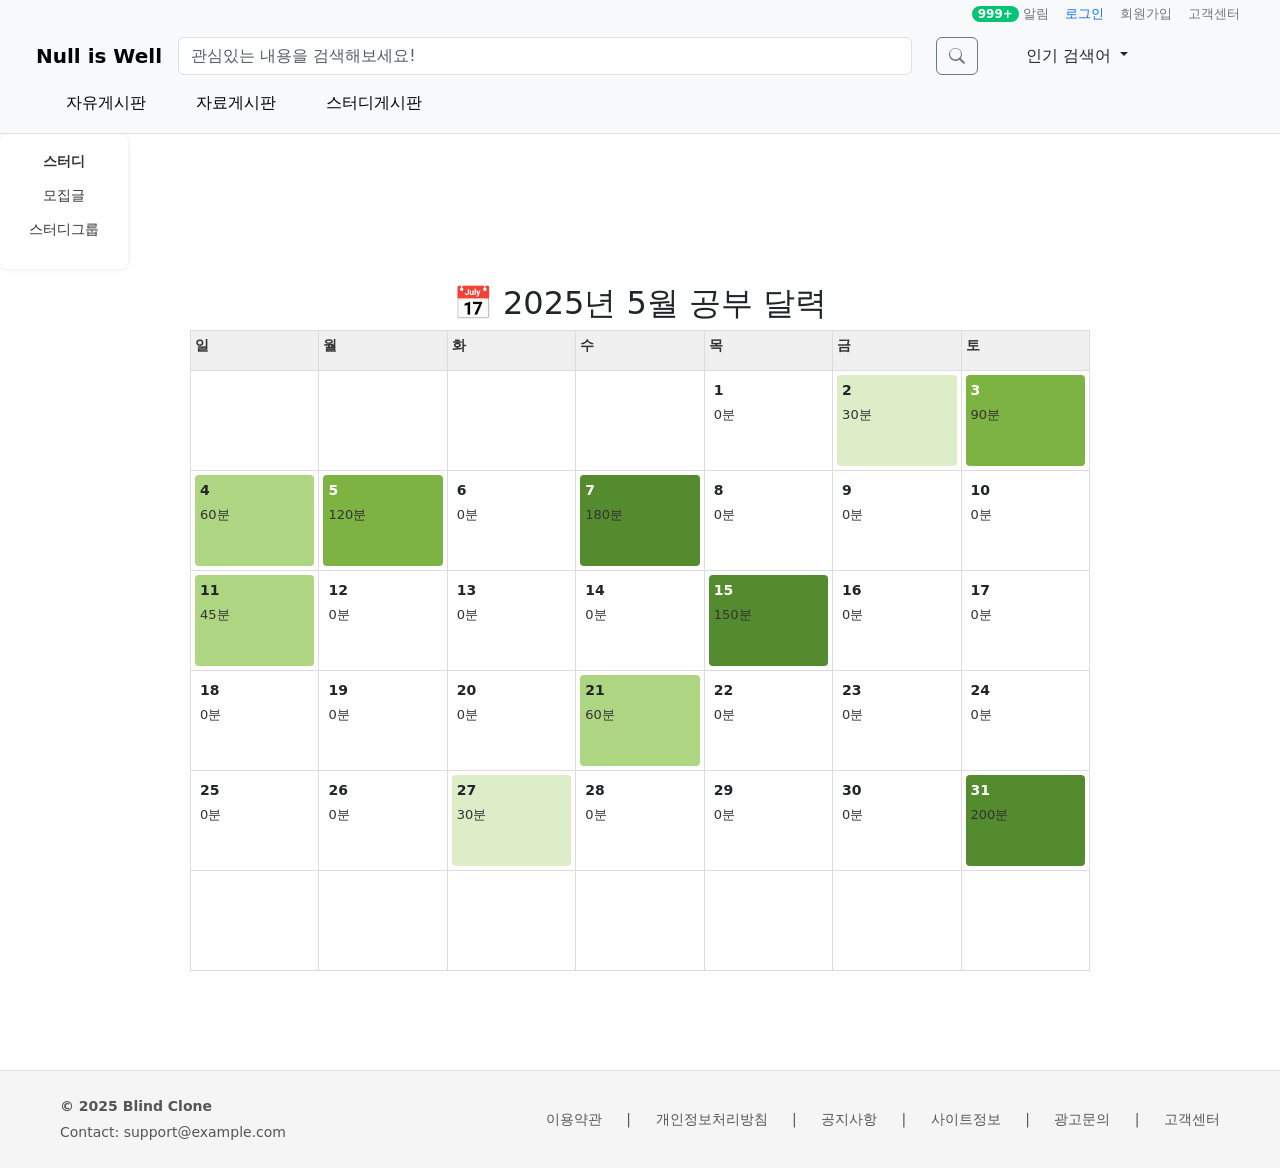
<file: niw/src/main/webapp/views/calendar.html>
<!DOCTYPE html>
<html lang="ko">
<head>
<meta charset="UTF-8">
<meta name="viewport" content="width=device-width, initial-scale=1.0" />
<title>공부 달력</title>
<link
	href="https://cdn.jsdelivr.net/npm/bootstrap@5.3.2/dist/css/bootstrap.min.css"
	rel="stylesheet">
<link rel="stylesheet" href="./style.css">
<link rel="stylesheet" href="./submenu.css">
<style>

h2 {
	text-align: center;
}

.calendar-container {
	max-width: 900px;
	margin: 0 auto;
}

table.calendar {
	width: 100%;
	border-collapse: collapse;
}

.calendar th, .calendar td {
	width: 14.28%;
	height: 100px;
	border: 1px solid #ddd;
	vertical-align: top;
	position: relative;
	padding: 4px;
	font-size: 14px;
}

.calendar th {
	background: #f0f0f0;
	font-weight: bold;
	color: #333;
	height: 40px;
}

.day-number {
	font-weight: bold;
	margin-bottom: 4px;
}

.study-time {
	font-size: 13px;
	margin-top: 4px;
	display: block;
	color: #333;
}

.day-box {
	width: 100%;
	height: 100%;
	padding: 5px;
	border-radius: 4px;
}

/* 색상 단계 */
.level-0 {
	background-color: #ffffff;
}

.level-1 {
	background-color: #dcedc8;
}

.level-2 {
	background-color: #aed581;
}

.level-3 {
	background-color: #7cb342;
	color: white;
}

.level-4 {
	background-color: #558b2f;
	color: white;
}
</style>
</head>
<body>
	<!-- 최상단 로그인/회원가입 라인 -->
	<div class="bg-light px-4 py-1 d-flex justify-content-end"
		style="font-size: 13px;">
		<div class="wrapper">
			<span class="badge" style="top: 10%; right: 110%;">999+</span> <a
				href="#" class="me-3 text-decoration-none text-secondary">알림</a>
		</div>
		<a href="#" class="me-3 text-decoration-none textP-secondary">로그인</a>
		<a href="#" class="me-3 text-decoration-none text-secondary">회원가입</a>
		<a href="#" class="me-3 text-decoration-none text-secondary">고객센터</a>
	</div>
	<!-- 상단 메뉴 바 -->
	<nav class="navbar bg-light border-bottom px-4 py-2">
		<div class="container-fluid d-flex align-items-center">
			<a class="navbar-brand fw-bold me-3" href="./test.html">Null is
				Well</a>

			<!-- 검색창 + 인기 검색어 -->
			<div class="d-flex align-items-center flex-grow-1">
				<div class="d-flex align-items-center search-box me-5">
					<input class="form-control search-input mh-50 me-3 flex-grow-1"
						type="search" placeholder="관심있는 내용을 검색해보세요!" />
					<button class="btn btn-outline-secondary ms-2" type="submit">
						<svg xmlns="http://www.w3.org/2000/svg" width="16" height="16"
							fill="currentColor" class="bi bi-search" viewBox="0 0 16 16">
                            <path
								d="M11.742 10.344a6.5 6.5 0 1 0-1.397 1.398h-.001l3.85 3.85a1 1 0 0 0 1.415-1.414l-3.85-3.85zm-5.242 1.106a5.5 5.5 0 1 1 0-11 5.5 5.5 0 0 1 0 11z" />
                        </svg>
					</button>
				</div>
				<!-- 인기 검색어 dropdown -->
				<div class="dropdown-hover">
					<a class="nav-link dropdown-toggle me-5" href="#" id="boardMenu"
						role="button"> 인기 검색어 </a>
					<div class="dropdown-menu-custom">
						<div class="fw-bold mb-2">실시간 검색어</div>
						<ul class="search-rank p-0 m-0">
							<li><span>1</span><a href="#">레오 14세</a></li>
							<li><span>2</span><a href="#">교황</a></li>
							<li><span>3</span><a href="#">김문수</a></li>
							<li><span>4</span><a href="#">콘클라베</a></li>
							<li><span>5</span><a href="#">추기경</a></li>
							<li><span>6</span><a href="#">이재명</a></li>
							<li><span>7</span><a href="#">오승환</a></li>
							<li><span>8</span><a href="#">인도</a></li>
							<li><span>9</span><a href="#">유흥식</a></li>
							<li><span>10</span><a href="#">황동하</a></li>
						</ul>
					</div>
				</div>
			</div>
		</div>

		<!-- 메뉴 탭 -->
		<div>
			<ul class="menu-bar">
				<li class="menu-group"><a href="#">자유게시판</a></li>
				<li class="menu-group"><a href="#">자료게시판</a></li>
				<li class="menu-group"><a href="#">스터디게시판</a>
					<ul class="submenu">
						<li><a href="./study.html">모집글</a></li>
						<li><a href="./mystudygroup.html">스터디그룹</a></li>
						<li><a href="./timer.html">타이머</a></li>
					</ul></li>
			</ul>
		</div>
	</nav>
	    <div class="page-wrapper">
        <!-- 오른쪽 컬럼 -->
        <div class="study-menu">
            <ul>
                <li><a href="./study.html"><strong>스터디</strong></a></li>
                <li><a href="./study.html">모집글</a></li>
                <li><a href="./mystudygroup.html">스터디그룹</a></li>
            </ul>
        </div>
       <div class="container">
	<h2>📅 2025년 5월 공부 달력</h2>
	<div class="calendar-container">
		<table class="calendar" id="calendar">
			<thead>
				<tr>
					<th>일</th>
					<th>월</th>
					<th>화</th>
					<th>수</th>
					<th>목</th>
					<th>금</th>
					<th>토</th>
				</tr>
			</thead>
			<tbody id="calendar-body"></tbody>
		</table>
	</div>
	</div>
	</div>
	<footer class="site-footer">
		<div class="footer-content">
			<div class="footer-left">
				<p>
					<strong>© 2025 Blind Clone</strong>
				</p>
				<p>Contact: support@example.com</p>
			</div>
			<div class="footer-links">
				<a href="#">이용약관</a> <span>|</span> <a href="#">개인정보처리방침</a> <span>|</span>
				<a href="#">공지사항</a> <span>|</span> <a href="#">사이트정보</a> <span>|</span>
				<a href="#">광고문의</a> <span>|</span> <a href="#">고객센터</a>
			</div>
		</div>
	</footer>

	<script>
  const studyData = {
    "2025-05-01": 0,
    "2025-05-02": 30,
    "2025-05-03": 90,
    "2025-05-04": 60,
    "2025-05-05": 120,
    "2025-05-06": 0,
    "2025-05-07": 180,
    "2025-05-11": 45,
    "2025-05-12": 0,
    "2025-05-15": 150,
    "2025-05-18": 0,
    "2025-05-21": 60,
    "2025-05-27": 30,
    "2025-05-31": 200
  };

  function getColorLevel(minutes) {
    if (minutes === 0) return "level-0";
    if (minutes <= 30) return "level-1";
    if (minutes <= 60) return "level-2";
    if (minutes <= 120) return "level-3";
    return "level-4";
  }

  const year = 2025;
  const month = 4; // May (JS는 0부터 시작)
  const firstDay = new Date(year, month, 1).getDay(); // 0 = Sunday
  const daysInMonth = new Date(year, month + 1, 0).getDate();

  const tbody = document.getElementById("calendar-body");
  let date = 1;
  for (let i = 0; i < 6; i++) { // 최대 6주
    const row = document.createElement("tr");

    for (let j = 0; j < 7; j++) {
      const cell = document.createElement("td");

      if (i === 0 && j < firstDay) {
        cell.innerHTML = ""; // 비어있는 칸
      } else if (date > daysInMonth) {
        cell.innerHTML = ""; // 다음 달로 넘어감
      } else {
        const dateStr = `${year}-${String(month + 1).padStart(2, '0')}-${String(date).padStart(2, '0')}`;
        const studyTime = studyData[dateStr] || 0;
        const colorClass = getColorLevel(studyTime);

        cell.innerHTML = `
          <div class="day-box ${colorClass}">
            <div class="day-number">${date}</div>
            <span class="study-time">${studyTime}분</span>
          </div>
        `;
        date++;
      }
      row.appendChild(cell);
    }
    tbody.appendChild(row);
  }
</script>
	<script src="https://cdn.jsdelivr.net/npm/bootstrap@5.3.2/dist/js/bootstrap.bundle.min.js"></script>

</body>
</html>
</file>
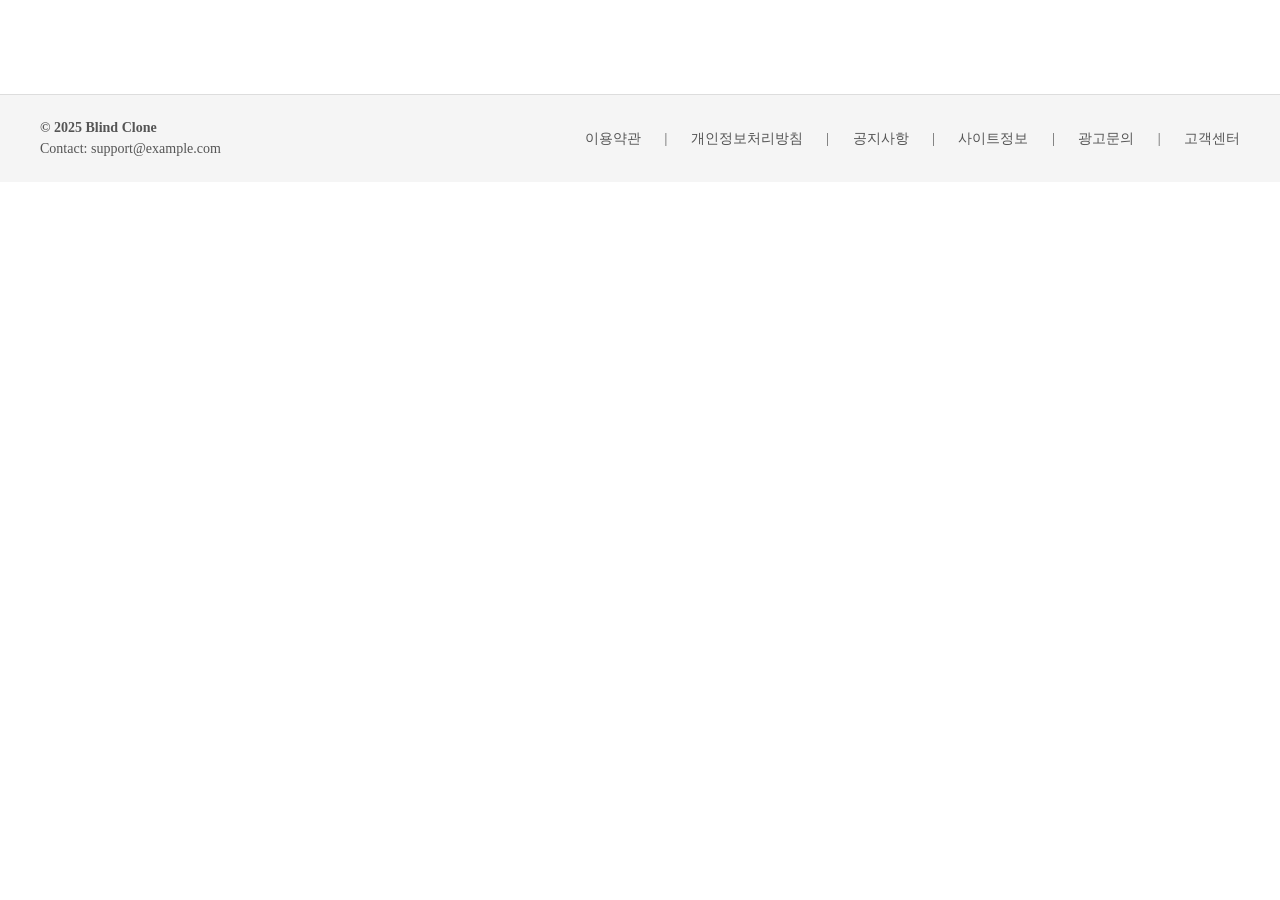
<file: niw/src/main/webapp/views/footer.html>
<!DOCTYPE html>
<html lang="en">
<head>
    <meta charset="UTF-8">
    <meta name="viewport" content="width=device-width, initial-scale=1.0">
    <title>footer</title>
        <link rel="stylesheet" href="./style.css">
</head>
<body>
    <footer class="site-footer">
        <div class="footer-content">
            <div class="footer-left">
                <p><strong>© 2025 Blind Clone</strong></p>
                <p>Contact: support@example.com</p>
            </div>
            <div class="footer-links">
                <a href="#">이용약관</a>
                <span>|</span>
                <a href="#">개인정보처리방침</a>
                <span>|</span>
                <a href="#">공지사항</a>
                <span>|</span>
                <a href="#">사이트정보</a>
                <span>|</span>
                <a href="#">광고문의</a>
                <span>|</span>
                <a href="#">고객센터</a>
            </div>
        </div>
    </footer>
        <script src="https://cdn.jsdelivr.net/npm/bootstrap@5.3.2/dist/js/bootstrap.bundle.min.js"></script>
</body>
</html>
</file>
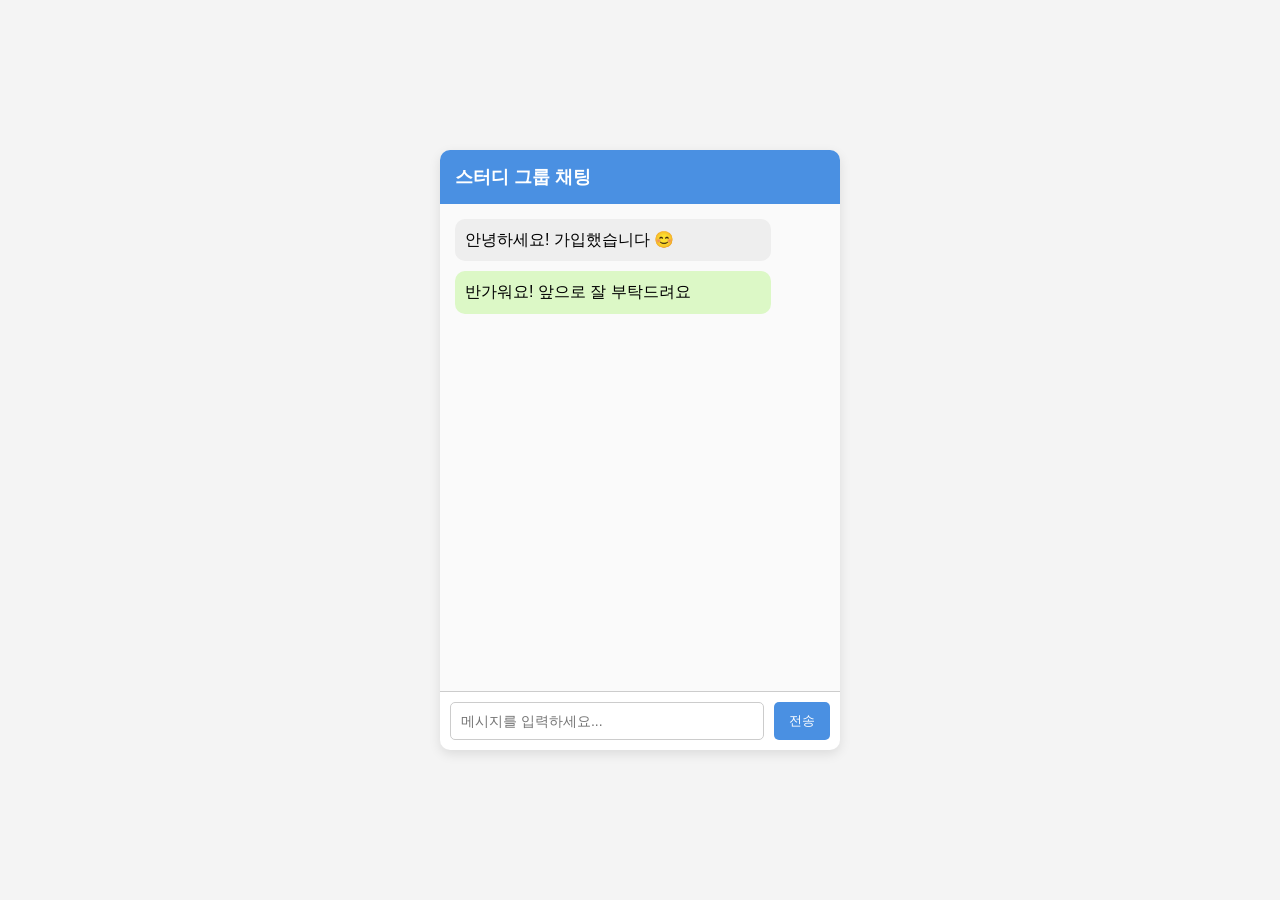
<file: niw/src/main/webapp/views/groupchat.html>
<!DOCTYPE html>
<html lang="ko">
<head>
  <meta charset="UTF-8">
  <title>그룹 채팅</title>
  <style>
    body {
      font-family: 'Segoe UI', sans-serif;
      background-color: #f4f4f4;
      display: flex;
      justify-content: center;
      align-items: center;
      height: 100vh;
      margin: 0;
    }

    .chat-container {
      width: 400px;
      height: 600px;
      background-color: white;
      border-radius: 10px;
      box-shadow: 0 4px 12px rgba(0, 0, 0, 0.1);
      display: flex;
      flex-direction: column;
    }

    .chat-header {
      padding: 15px;
      background-color: #4A90E2;
      color: white;
      font-size: 18px;
      font-weight: bold;
      border-top-left-radius: 10px;
      border-top-right-radius: 10px;
    }

    .chat-messages {
      flex: 1;
      padding: 15px;
      overflow-y: auto;
      background-color: #fafafa;
    }

    .message {
      margin-bottom: 10px;
      max-width: 80%;
      padding: 10px;
      border-radius: 10px;
      line-height: 1.4;
      word-wrap: break-word;
    }

    .message.user {
      background-color: #DCF8C6;
      align-self: flex-end;
    }

    .message.other {
      background-color: #eee;
      align-self: flex-start;
    }

    .chat-input {
      display: flex;
      padding: 10px;
      border-top: 1px solid #ccc;
    }

    .chat-input input {
      flex: 1;
      padding: 10px;
      border: 1px solid #ccc;
      border-radius: 5px;
      font-size: 14px;
    }

    .chat-input button {
      margin-left: 10px;
      padding: 10px 15px;
      background-color: #4A90E2;
      color: white;
      border: none;
      border-radius: 5px;
      cursor: pointer;
    }

    .chat-input button:hover {
      background-color: #357ABD;
    }
  </style>
</head>
<body>

<div class="chat-container">
  <div class="chat-header">스터디 그룹 채팅</div>
  <div class="chat-messages" id="chatMessages">
    <div class="message other">안녕하세요! 가입했습니다 😊</div>
    <div class="message user">반가워요! 앞으로 잘 부탁드려요</div>
  </div>
  <div class="chat-input">
    <input type="text" id="messageInput" placeholder="메시지를 입력하세요..." />
    <button onclick="sendMessage()">전송</button>
  </div>
</div>

<script>
  function sendMessage() {
    const input = document.getElementById("messageInput");
    const chat = document.getElementById("chatMessages");

    if (input.value.trim() !== "") {
      const message = document.createElement("div");
      message.className = "message user";
      message.textContent = input.value;
      chat.appendChild(message);
      input.value = "";
      chat.scrollTop = chat.scrollHeight;
    }
  }
</script>

</body>
</html>
</file>
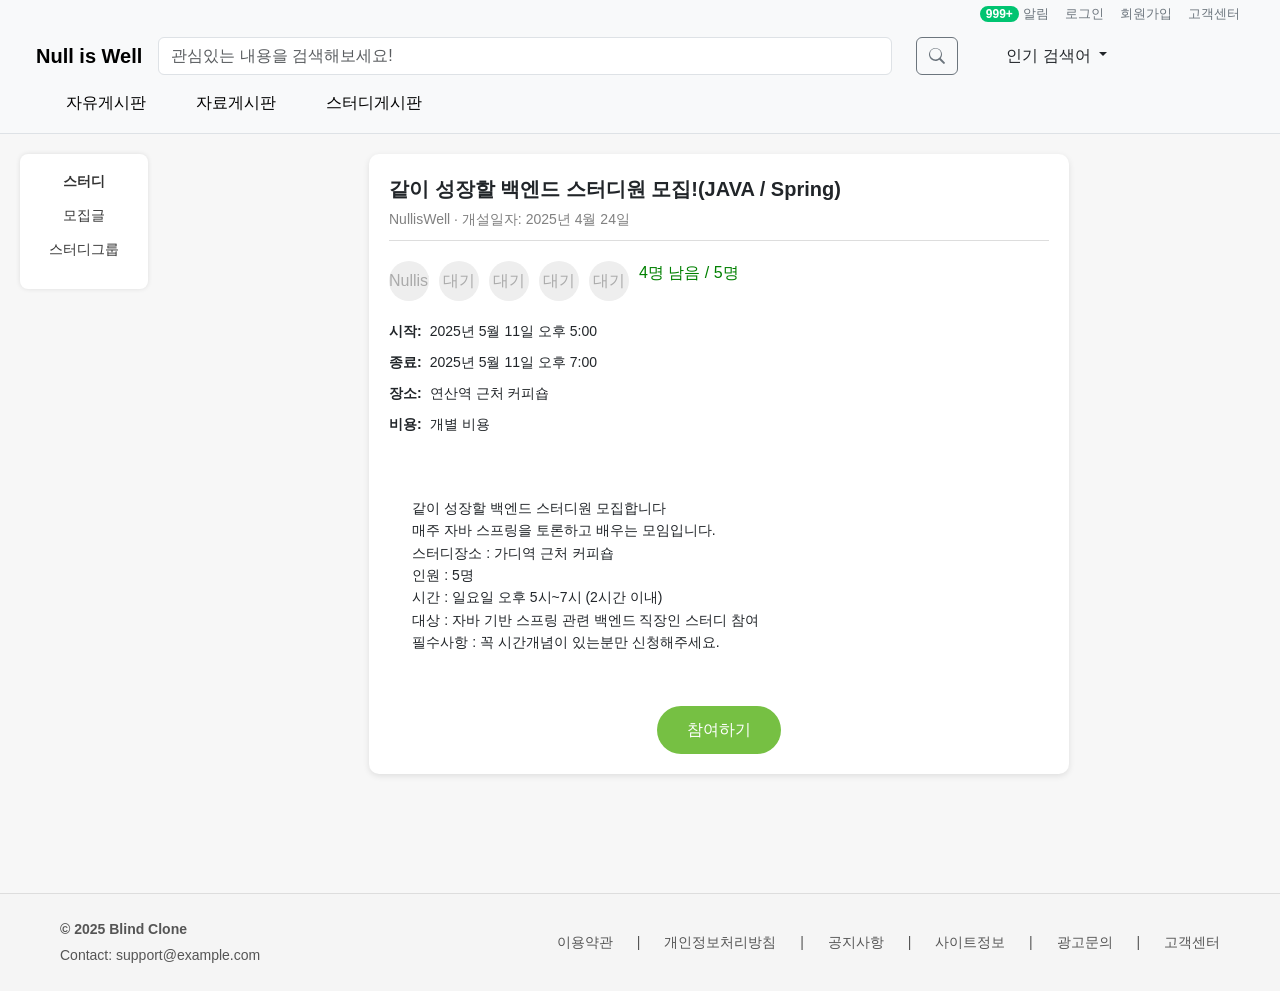
<file: niw/src/main/webapp/views/groupdetail.html>
<!DOCTYPE html>
<html lang="ko">
<head>
  <meta charset="UTF-8" />
  <meta name="viewport" content="width=device-width, initial-scale=1.0" />
  <title>모임 상세</title>
      <link href="https://cdn.jsdelivr.net/npm/bootstrap@5.3.2/dist/css/bootstrap.min.css" rel="stylesheet">
  <link rel="stylesheet" href="./style.css">
  <link rel="stylesheet" href="./submenu.css">
  <style>
    body {
      font-family: 'Segoe UI', sans-serif;
      background: #f7f7f7;
      margin: 0;
    }

.page-wrapper {
  display: flex;
  gap: 30px; /* 간격 추가 */
  padding: 20px; /* 페이지 좌우 여백 */
  justify-content: center; /* 가운데 정렬 */
  flex-wrap: wrap; /* 모바일 대응 */
}

    .container {
      flex: 1;
   min-width: 300px;
  max-width: 700px;
      margin: 0 auto;
      background-color: white;
      padding: 20px;
      box-shadow: 0 2px 6px rgba(0,0,0,0.1);
      border-radius: 10px;
    }



    .header {
      border-bottom: 1px solid #ddd;
      padding-bottom: 10px;
      margin-bottom: 20px;
    }

    .title {
      font-size: 20px;
      font-weight: bold;
      margin-bottom: 5px;
    }

    .meta {
      color: gray;
      font-size: 14px;
    }


    .organizer {
      display: flex;
      align-items: center;
      margin: 20px 0;
    }

    .organizer img {
      width: 40px;
      height: 40px;
      border-radius: 50%;
      margin-right: 10px;
    }

    .members {
      display: flex;
      align-items: center;
      margin-bottom: 10px;
    }

    .members span {
      font-size: 16px;
      color: green;
      margin-right: 10px;
    }

    .avatars {
      display: flex;
      gap: 10px;
    }

    .avatar {
      width: 40px;
      height: 40px;
      background-color: #eee;
      border-radius: 50%;
      display: inline-block;
      line-height: 40px;
      text-align: center;
      color: #aaa;
      overflow: hidden;
    }

    .info {
      margin: 20px 0;
    }

    .info-item {
      margin-bottom: 10px;
      font-size: 14px;
    }

    .info-item span {
      font-weight: bold;
      margin-right: 8px;
    }

    .description {
      font-size: 14px;
      line-height: 1.6;
      white-space: pre-wrap;
    }

    .apply-button {
      margin-top: 30px;
      text-align: center;
    }

    .apply-button button {
      background-color: #76c043;
      border: none;
      padding: 12px 30px;
      font-size: 16px;
      color: white;
      border-radius: 25px;
      cursor: pointer;
    }

    .apply-button button:hover {
      background-color: #65a83c;
    }

   /* modal */
  .modal {
    display: none;
    position: fixed;
    z-index: 999;
    padding-top: 40px;
    left: 0;
    top: 0;
    width: 100%;
    height: 100%;
    overflow: auto;
    background-color: rgba(0,0,0,0.5);
  }

  .modal-content {
    background-color: #fff;
    margin: auto;
    padding: 30px;
    border-radius: 10px;
    width: 90%;
    max-width: 500px;
    box-shadow: 0 4px 12px rgba(0,0,0,0.2);
  }

  .close {
    float: right;
    font-size: 28px;
    font-weight: bold;
    cursor: pointer;
  }

  form input, form textarea {
    width: 100%;
    padding: 10px;
    margin-top: 5px;
    box-sizing: border-box;
    border-radius: 5px;
    border: 1px solid #ccc;
  }

  form button[type="submit"] {
    background-color: #76c043;
    border: none;
    color: white;
    padding: 12px 20px;
    margin-top: 10px;
    border-radius: 25px;
    cursor: pointer;
  }

  form button[type="submit"]:hover {
    background-color: #5ea137;
  }
  /* modal end */
  </style>
</head>
<body>
 <header>
    <!-- 최상단 로그인/회원가입 라인 -->
    <div class="bg-light px-4 py-1 d-flex justify-content-end" style="font-size: 13px;">
        <div class="wrapper">
            <span class="badge" style="top: 10%; right: 110%;">999+</span>
            <a href="#" class="me-3 text-decoration-none text-secondary">알림</a>
        </div>
        <a href="#" class="me-3 text-decoration-none text-secondary">로그인</a>
        <a href="#" class="me-3 text-decoration-none text-secondary">회원가입</a>
        <a href="#" class="me-3 text-decoration-none text-secondary">고객센터</a>
    </div>
    <!-- 상단 메뉴 바 -->
    <nav class="navbar bg-light border-bottom px-4 py-2">
        <div class="container-fluid d-flex align-items-center">
            <a class="navbar-brand fw-bold me-3" href="./test.htmll">Null is Well</a>

            <!-- 검색창 + 인기 검색어 -->
            <div class="d-flex align-items-center flex-grow-1">
                <div class="d-flex align-items-center search-box me-5">
                    <input class="form-control search-input mh-50 me-3 flex-grow-1" type="search"
                        placeholder="관심있는 내용을 검색해보세요!" />
                    <button class="btn btn-outline-secondary ms-2" type="submit">
                        <svg xmlns="http://www.w3.org/2000/svg" width="16" height="16" fill="currentColor"
                            class="bi bi-search" viewBox="0 0 16 16">
                            <path
                                d="M11.742 10.344a6.5 6.5 0 1 0-1.397 1.398h-.001l3.85 3.85a1 1 0 0 0 1.415-1.414l-3.85-3.85zm-5.242 1.106a5.5 5.5 0 1 1 0-11 5.5 5.5 0 0 1 0 11z" />
                        </svg>
                    </button>
                </div>
                <!-- 인기 검색어 dropdown -->
                <div class="dropdown-hover">
                    <a class="nav-link dropdown-toggle me-5" href="#" id="boardMenu" role="button">
                        인기 검색어
                    </a>
                    <div class="dropdown-menu-custom">
                        <div class="fw-bold mb-2">실시간 검색어</div>
                        <ul class="search-rank p-0 m-0">
                            <li><span>1</span><a href="#">레오 14세</a></li>
                            <li><span>2</span><a href="#">교황</a></li>
                            <li><span>3</span><a href="#">김문수</a></li>
                            <li><span>4</span><a href="#">콘클라베</a></li>
                            <li><span>5</span><a href="#">추기경</a></li>
                            <li><span>6</span><a href="#">이재명</a></li>
                            <li><span>7</span><a href="#">오승환</a></li>
                            <li><span>8</span><a href="#">인도</a></li>
                            <li><span>9</span><a href="#">유흥식</a></li>
                            <li><span>10</span><a href="#">황동하</a></li>
                        </ul>
                    </div>
                </div>
            </div>
        </div>

        <!-- 메뉴 탭 -->
        <div>
            <ul class="menu-bar">
                <li class="menu-group">
                    <a href="#">자유게시판</a>
                </li>
                <li class="menu-group">
                    <a href="#">자료게시판</a>
                </li>
                <li class="menu-group">
                    <a href="#">스터디게시판</a>
                    <ul class="submenu">
                        <li><a href="./study.html">모집글</a></li>
                        <li><a href="./mystudygroup.html">스터디그룹</a></li>
                        <li><a href="./timer.html">타이머</a></li>
                    </ul>
                </li>
            </ul>
        </div>
    </nav>
    </header>
    <div class="page-wrapper">
                <!-- 오른쪽 컬럼 -->
                    <div class="study-menu">
                    <ul>
                        <li><a href="./study.html"><strong>스터디</strong></a></li>
                        <li><a href="./study.html">모집글</a></li>
                        <li><a href="./study.html">스터디그룹</a></li>
                    </ul>
                    </div>
  <div class="container">
    <div class="header">
      <div class="title">같이 성장할 백엔드 스터디원 모집!(JAVA / Spring)</div>
      <div class="meta">NullisWell · 개설일자: 2025년 4월 24일</div>
    </div>

    <div class="members">
      <div class="avatars">
        <div class="avatar">NullisWell</div>
        <div class="avatar">대기</div>
        <div class="avatar">대기</div>
        <div class="avatar">대기</div>
        <div class="avatar">대기</div>
        <span>4명 남음 / 5명</span>
      </div>
    </div>

    <div class="info">
      <div class="info-item"><span>시작:</span>2025년 5월 11일 오후 5:00</div>
      <div class="info-item"><span>종료:</span>2025년 5월 11일 오후 7:00</div>
      <div class="info-item"><span>장소:</span>연산역 근처 커피숍</div>
      <div class="info-item"><span>비용:</span>개별 비용</div>
    </div>

    <div class="description">
      같이 성장할 백엔드 스터디원 모집합니다
      매주 자바 스프링을 토론하고 배우는 모임입니다.
      스터디장소 : 가디역 근처 커피숍
      인원 : 5명
      시간 : 일요일 오후 5시~7시 (2시간 이내)
      대상 : 자바 기반 스프링 관련 백엔드 직장인 스터디 참여
      필수사항 : 꼭 시간개념이 있는분만 신청해주세요.
    </div>

    <div class="apply-button">
        <button onclick="openModal()">참여하기</button>
    </div>
  </div>

  <div id="applyModal" class="modal">
  <div class="modal-content">
    <span class="close" onclick="closeModal()">&times;</span>
    <h2>스터디 신청</h2>
    <form id="applyForm">
      <label>이름 <input type="text" name="name" required /></label><br><br>
      <label>거주지<input type="text" name="location" placeholder="예: 가산동동" required /></label><br><br>
      <label>학교/전공<input type="text" name="school" placeholder="스터디 관련된 전공일 경우 작성" /></label><br><br>
      <label>직업<input type="text" name="job" required /></label><br><br>
      <label>연락처<input type="text" name="contact" required /></label><br><br>
      <label>신청하는 이유<textarea name="reason" rows="4" required></textarea></label><br><br>
      <button type="submit">신청하기</button>
    </form>
  </div>
</div>
</div>



    <footer class="site-footer">
        <div class="footer-content">
            <div class="footer-left">
                <p><strong>© 2025 Blind Clone</strong></p>
                <p>Contact: support@example.com</p>
            </div>
            <div class="footer-links">
                <a href="#">이용약관</a>
                <span>|</span>
                <a href="#">개인정보처리방침</a>
                <span>|</span>
                <a href="#">공지사항</a>
                <span>|</span>
                <a href="#">사이트정보</a>
                <span>|</span>
                <a href="#">광고문의</a>
                <span>|</span>
                <a href="#">고객센터</a>
            </div>
        </div>
    </footer>
<script>
  function openModal() {
    document.getElementById("applyModal").style.display = "block";
  }

  function closeModal() {
    document.getElementById("applyModal").style.display = "none";
  }

  // ESC 키로도 닫히게
  window.addEventListener("keydown", function (e) {
    if (e.key === "Escape") closeModal();
  });

  // 폼 제출 시 예시 처리 (백엔드 연동 전용)
  document.getElementById("applyForm").addEventListener("submit", function (e) {
    e.preventDefault();
    alert("신청이 완료되었습니다!");
    closeModal();
    this.reset();
  });
</script>
    <script src="https://cdn.jsdelivr.net/npm/bootstrap@5.3.2/dist/js/bootstrap.bundle.min.js"></script>
</body>
</html>
</file>
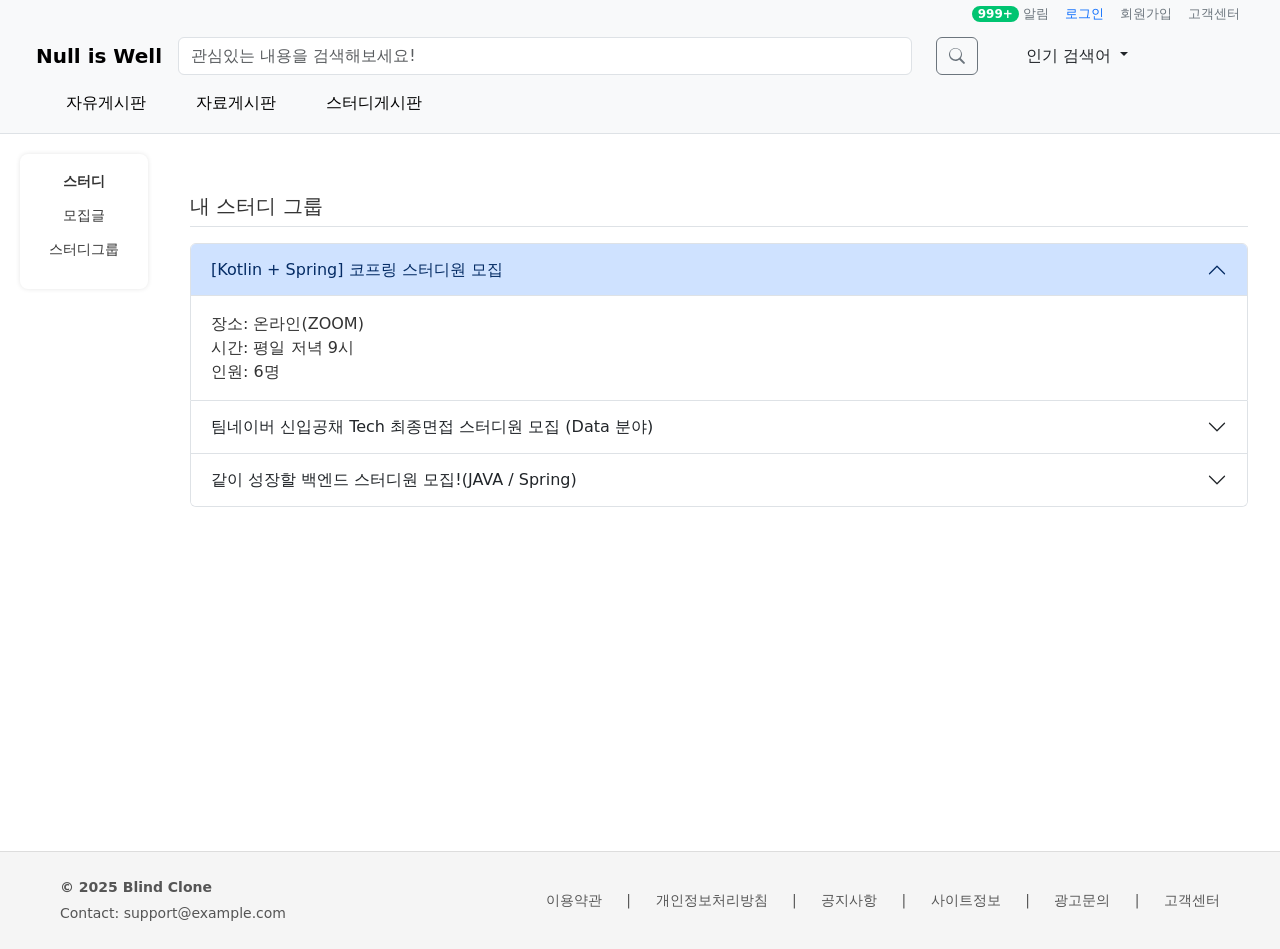
<file: niw/src/main/webapp/views/mystudygroup.html>
<!DOCTYPE html>
<html lang="ko">

<head>
    <meta charset="UTF-8" />
    <meta name="viewport" content="width=device-width, initial-scale=1.0" />
    <title>Blind 클론</title>
    <link href="https://cdn.jsdelivr.net/npm/bootstrap@5.3.2/dist/css/bootstrap.min.css" rel="stylesheet">
    <link rel="stylesheet" href="./style.css">
    <link rel="stylesheet" href="./submenu.css">
</head>
<style>
    .page-wrapper {
        width: 100%;
        height: 70%;
        display: flex;
        gap: 30px;
        /* 간격 추가 */
        padding: 20px;
        /* 페이지 좌우 여백 */
        justify-content: center;
        /* 가운데 정렬 */
        flex-wrap: wrap;
        /* 모바일 대응 */
    }

    .container {
        flex: 1;
    }
</style>

<body>
    <!-- 최상단 로그인/회원가입 라인 -->
    <div class="bg-light px-4 py-1 d-flex justify-content-end" style="font-size: 13px;">
        <div class="wrapper">
            <span class="badge" style="top: 10%; right: 110%;">999+</span>
            <a href="#" class="me-3 text-decoration-none text-secondary">알림</a>
        </div>
        <a href="#" class="me-3 text-decoration-none textP-secondary">로그인</a>
        <a href="#" class="me-3 text-decoration-none text-secondary">회원가입</a>
        <a href="#" class="me-3 text-decoration-none text-secondary">고객센터</a>
    </div>
    <!-- 상단 메뉴 바 -->
    <nav class="navbar bg-light border-bottom px-4 py-2">
        <div class="container-fluid d-flex align-items-center">
            <a class="navbar-brand fw-bold me-3" href="./test.html">Null is Well</a>

            <!-- 검색창 + 인기 검색어 -->
            <div class="d-flex align-items-center flex-grow-1">
                <div class="d-flex align-items-center search-box me-5">
                    <input class="form-control search-input mh-50 me-3 flex-grow-1" type="search"
                        placeholder="관심있는 내용을 검색해보세요!" />
                    <button class="btn btn-outline-secondary ms-2" type="submit">
                        <svg xmlns="http://www.w3.org/2000/svg" width="16" height="16" fill="currentColor"
                            class="bi bi-search" viewBox="0 0 16 16">
                            <path
                                d="M11.742 10.344a6.5 6.5 0 1 0-1.397 1.398h-.001l3.85 3.85a1 1 0 0 0 1.415-1.414l-3.85-3.85zm-5.242 1.106a5.5 5.5 0 1 1 0-11 5.5 5.5 0 0 1 0 11z" />
                        </svg>
                    </button>
                </div>
                <!-- 인기 검색어 dropdown -->
                <div class="dropdown-hover">
                    <a class="nav-link dropdown-toggle me-5" href="#" id="boardMenu" role="button">
                        인기 검색어
                    </a>
                    <div class="dropdown-menu-custom">
                        <div class="fw-bold mb-2">실시간 검색어</div>
                        <ul class="search-rank p-0 m-0">
                            <li><span>1</span><a href="#">레오 14세</a></li>
                            <li><span>2</span><a href="#">교황</a></li>
                            <li><span>3</span><a href="#">김문수</a></li>
                            <li><span>4</span><a href="#">콘클라베</a></li>
                            <li><span>5</span><a href="#">추기경</a></li>
                            <li><span>6</span><a href="#">이재명</a></li>
                            <li><span>7</span><a href="#">오승환</a></li>
                            <li><span>8</span><a href="#">인도</a></li>
                            <li><span>9</span><a href="#">유흥식</a></li>
                            <li><span>10</span><a href="#">황동하</a></li>
                        </ul>
                    </div>
                </div>
            </div>
        </div>

        <!-- 메뉴 탭 -->
        <div>
            <ul class="menu-bar">
                <li class="menu-group">
                    <a href="#">자유게시판</a>
                </li>
                <li class="menu-group">
                    <a href="#">자료게시판</a>
                </li>
                <li class="menu-group">
                    <a href="#">스터디게시판</a>
                    <ul class="submenu">
                        <li><a href="./study.html">모집글</a></li>
                        <li><a href="./mystudygroup.html">스터디그룹</a></li>
                        <li><a href="./timer.html">타이머</a></li>
                    </ul>
                </li>
            </ul>
        </div>
    </nav>

    <div class="page-wrapper">
        <!-- 오른쪽 컬럼 -->
        <div class="study-menu">
            <ul>
                <li><a href="./study.html"><strong>스터디</strong></a></li>
                <li><a href="./study.html">모집글</a></li>
                <li><a href="./mystudygroup.html">스터디그룹</a></li>
            </ul>
        </div>
        <!-- 메인 콘텐츠 -->
        <div class="container mt-4">
                <div class="col-md-12 board-menu">
                    <h5 class="border-bottom pb-2 mt-3 mb-3">
                        <a href="./study.html">내 스터디 그룹 </a>
                    </h5>
                    <div class="accordion" id="accordionExample">
                        <div class="accordion-item">
                            <h2 class="accordion-header" id="headingOne">
                                <button class="accordion-button" type="button" data-bs-toggle="collapse"
                                    data-bs-target="#collapseOne" aria-expanded="true" aria-controls="collapseOne">
                                    [Kotlin + Spring] 코프링 스터디원 모집
                                </button>
                            </h2>
                            <div id="collapseOne" class="accordion-collapse collapse show" aria-labelledby="headingOne"
                                data-bs-parent="#accordionExample">
                                    <a href="./groupdetail.html">
                                <div class="accordion-body">
        								장소: 온라인(ZOOM)<br>
       									시간: 평일 저녁 9시<br>
        								인원: 6명
                                </div>
                                    </a>
                            </div>
                        </div>
                        <div class="accordion-item">
                            <h2 class="accordion-header" id="headingTwo">
                                <button class="accordion-button collapsed" type="button" data-bs-toggle="collapse"
                                    data-bs-target="#collapseTwo" aria-expanded="false" aria-controls="collapseTwo">
                                    팀네이버 신입공채 Tech 최종면접 스터디원 모집 (Data 분야)
                                </button>
                            </h2>
                            <div id="collapseTwo" class="accordion-collapse collapse" aria-labelledby="headingTwo"
                                data-bs-parent="#accordionExample">
                                <a href="./groupdetail.html">
                                <div class="accordion-body">
                                        장소: 서면 스터디룸<br>
       					 				시간: 토요일 3시 ~ 6시<br>
        								인원: 4명
                                </div>
                                </a>
                            </div>
                        </div>
                        <div class="accordion-item">
                            <h2 class="accordion-header" id="headingThree">
                                <button class="accordion-button collapsed" type="button" data-bs-toggle="collapse"
                                    data-bs-target="#collapseThree" aria-expanded="false" aria-controls="collapseThree">
                                    같이 성장할 백엔드 스터디원 모집!(JAVA / Spring)
                                </button>
                            </h2>
                            <div id="collapseThree" class="accordion-collapse collapse" aria-labelledby="headingThree"
                                data-bs-parent="#accordionExample">
                                    <a href="./groupdetail.html">
                                <div class="accordion-body">
                                        장소: 가디역 근처 스터디룸<br>
       					 				시간: 평일 9시<br>
        								인원: 6명
                                </div>
                                    </a>
                            </div>
                        </div>
                    </div>
                </div>
            </div>
    </div>
   <footer class="site-footer">
        <div class="footer-content">
            <div class="footer-left">
                <p><strong>© 2025 Blind Clone</strong></p>
                <p>Contact: support@example.com</p>
            </div>
            <div class="footer-links">
                <a href="#">이용약관</a>
                <span>|</span>
                <a href="#">개인정보처리방침</a>
                <span>|</span>
                <a href="#">공지사항</a>
                <span>|</span>
                <a href="#">사이트정보</a>
                <span>|</span>
                <a href="#">광고문의</a>
                <span>|</span>
                <a href="#">고객센터</a>
            </div>
        </div>
    </footer>
            <script src="https://cdn.jsdelivr.net/npm/bootstrap@5.3.2/dist/js/bootstrap.bundle.min.js"></script>
</body>

</html>
</file>
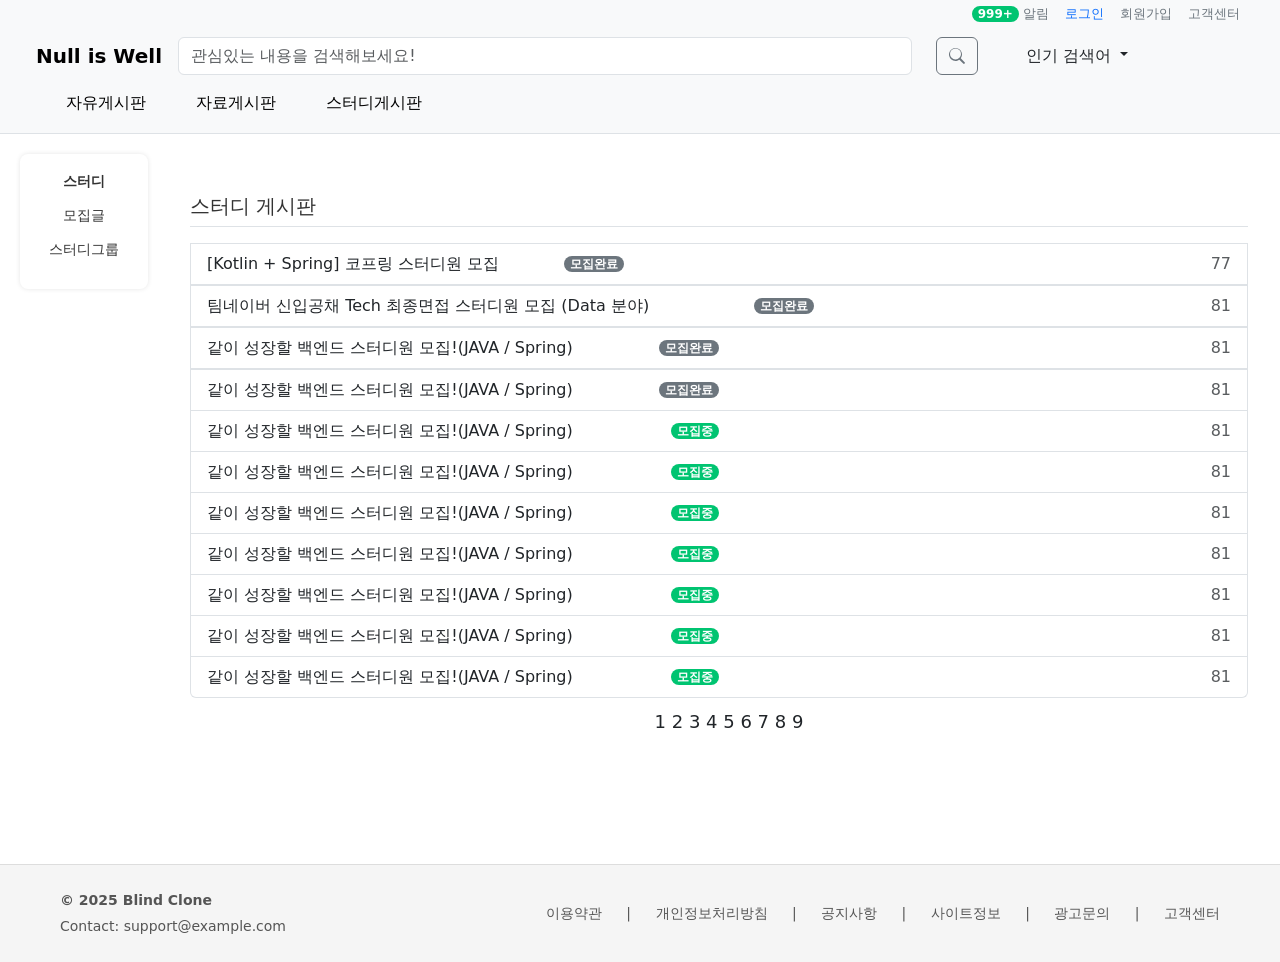
<file: niw/src/main/webapp/views/study.html>
<!DOCTYPE html>
<html lang="ko">

<head>
    <meta charset="UTF-8" />
    <meta name="viewport" content="width=device-width, initial-scale=1.0" />
    <title>Blind 클론</title>
    <link href="https://cdn.jsdelivr.net/npm/bootstrap@5.3.2/dist/css/bootstrap.min.css" rel="stylesheet">
    <link rel="stylesheet" href="./style.css">
      <link rel="stylesheet" href="./submenu.css">
</head>
<style>

.page-wrapper {
  display: flex;
  gap: 30px; /* 간격 추가 */
  padding: 20px; /* 페이지 좌우 여백 */
  justify-content: center; /* 가운데 정렬 */
  flex-wrap: wrap; /* 모바일 대응 */
}

    .container {
      flex: 1;
    }
</style>
<body>
    <!-- 최상단 로그인/회원가입 라인 -->
    <div class="bg-light px-4 py-1 d-flex justify-content-end" style="font-size: 13px;">
        <div class="wrapper">
            <span class="badge" style="top: 10%; right: 110%;">999+</span>
            <a href="#" class="me-3 text-decoration-none text-secondary">알림</a>
        </div>
        <a href="#" class="me-3 text-decoration-none textP-secondary">로그인</a>
        <a href="#" class="me-3 text-decoration-none text-secondary">회원가입</a>
        <a href="#" class="me-3 text-decoration-none text-secondary">고객센터</a>
    </div>
    <!-- 상단 메뉴 바 -->
    <nav class="navbar bg-light border-bottom px-4 py-2">
        <div class="container-fluid d-flex align-items-center">
            <a class="navbar-brand fw-bold me-3" href="#">Null is Well</a>

            <!-- 검색창 + 인기 검색어 -->
            <div class="d-flex align-items-center flex-grow-1">
                <div class="d-flex align-items-center search-box me-5">
                    <input class="form-control search-input mh-50 me-3 flex-grow-1" type="search"
                        placeholder="관심있는 내용을 검색해보세요!" />
                    <button class="btn btn-outline-secondary ms-2" type="submit">
                        <svg xmlns="http://www.w3.org/2000/svg" width="16" height="16" fill="currentColor"
                            class="bi bi-search" viewBox="0 0 16 16">
                            <path
                                d="M11.742 10.344a6.5 6.5 0 1 0-1.397 1.398h-.001l3.85 3.85a1 1 0 0 0 1.415-1.414l-3.85-3.85zm-5.242 1.106a5.5 5.5 0 1 1 0-11 5.5 5.5 0 0 1 0 11z" />
                        </svg>
                    </button>
                </div>
                <!-- 인기 검색어 dropdown -->
                <div class="dropdown-hover">
                    <a class="nav-link dropdown-toggle me-5" href="#" id="boardMenu" role="button">
                        인기 검색어
                    </a>
                    <div class="dropdown-menu-custom">
                        <div class="fw-bold mb-2">실시간 검색어</div>
                        <ul class="search-rank p-0 m-0">
                            <li><span>1</span><a href="#">레오 14세</a></li>
                            <li><span>2</span><a href="#">교황</a></li>
                            <li><span>3</span><a href="#">김문수</a></li>
                            <li><span>4</span><a href="#">콘클라베</a></li>
                            <li><span>5</span><a href="#">추기경</a></li>
                            <li><span>6</span><a href="#">이재명</a></li>
                            <li><span>7</span><a href="#">오승환</a></li>
                            <li><span>8</span><a href="#">인도</a></li>
                            <li><span>9</span><a href="#">유흥식</a></li>
                            <li><span>10</span><a href="#">황동하</a></li>
                        </ul>
                    </div>
                </div>
            </div>
        </div>

        <!-- 메뉴 탭 -->
        <div>
            <ul class="menu-bar">
                <li class="menu-group">
                    <a href="#">자유게시판</a>
                </li>
                <li class="menu-group">
                    <a href="#">자료게시판</a>
                </li>
                <li class="menu-group">
                    <a href="#">스터디게시판</a>
                    <ul class="submenu">
                        <li><a href="./study.html">모집글</a></li>
                        <li><a href="./study.html">스터디그룹</a></li>
                        <li><a href="./study.html">타이머</a></li>
                    </ul>
                </li>
            </ul>
        </div>
    </nav>

<div class="page-wrapper">
                            <!-- 오른쪽 컬럼 -->
                    <div class="study-menu">
                    <ul>
                        <li><a href="./study.html"><strong>스터디</strong></a></li>
                        <li><a href="./study.html">모집글</a></li>
                        <li><a href="./mystudygroup.html">스터디그룹</a></li>
                    </ul>
                    </div>
    <!-- 메인 콘텐츠 -->
    <div class="container mt-4">
        <div class="row">

            <!-- 왼쪽 컬럼 -->
            <div class="col-md-12 board-menu">
                <h5 class="border-bottom pb-2 mt-3 mb-3">
                    <a href="./study.html">스터디 게시판 </a>
                </h5>
                <ul class="list-group">
                    <a href="./groupdetail.html">
                    <li class="list-group-item"><span class="badge bg-secondary" style="top: 30%; right: 59%;">모집완료</span> [Kotlin + Spring] 코프링 스터디원 모집 <span class="float-end text-muted">77</span></li></a>
                    <a href="./groupdetail.html">
                    <li class="list-group-item"><span class="badge bg-secondary" style="top: 30%; right: 41%;">모집완료</span> 팀네이버 신입공채 Tech 최종면접 스터디원 모집 (Data 분야) <span class="float-end text-muted">81</span>
                    </li></a>
                    <a href="./groupdetail.html">
                    <li class="list-group-item"><span class="badge bg-secondary" style="top: 30%; right: 50%;">모집완료</span> 같이 성장할 백엔드 스터디원 모집!(JAVA / Spring)<span class="float-end text-muted">81</span>
                    </li></a>
                    <li class="list-group-item"><span class="badge bg-secondary" style="top: 30%; right: 50%;">모집완료</span> 같이 성장할 백엔드 스터디원 모집!(JAVA / Spring)<span class="float-end text-muted">81</span>
                    </li></a>
                    <li class="list-group-item"><span class="badge" style="top: 30%; right: 50%;">모집중</span> 같이 성장할 백엔드 스터디원 모집!(JAVA / Spring)<span class="float-end text-muted">81</span>
                    </li></a>
                    <li class="list-group-item"><span class="badge" style="top: 30%; right: 50%;">모집중</span> 같이 성장할 백엔드 스터디원 모집!(JAVA / Spring)<span class="float-end text-muted">81</span>
                    </li></a>
                    <li class="list-group-item"><span class="badge" style="top: 30%; right: 50%;">모집중</span> 같이 성장할 백엔드 스터디원 모집!(JAVA / Spring)<span class="float-end text-muted">81</span>
                    </li></a>
                    <li class="list-group-item"><span class="badge" style="top: 30%; right: 50%;">모집중</span> 같이 성장할 백엔드 스터디원 모집!(JAVA / Spring)<span class="float-end text-muted">81</span>
                    </li></a>
                    <li class="list-group-item"><span class="badge" style="top: 30%; right: 50%;">모집중</span> 같이 성장할 백엔드 스터디원 모집!(JAVA / Spring)<span class="float-end text-muted">81</span>
                    </li></a>
                    <li class="list-group-item"><span class="badge" style="top: 30%; right: 50%;">모집중</span> 같이 성장할 백엔드 스터디원 모집!(JAVA / Spring)<span class="float-end text-muted">81</span>
                    </li></a>
                    <li class="list-group-item"><span class="badge" style="top: 30%; right: 50%;">모집중</span> 같이 성장할 백엔드 스터디원 모집!(JAVA / Spring)<span class="float-end text-muted">81</span>
                    </li></a>
                </ul>
            </div>
            <p style="text-align: center; margin: 10px; font-size: 18px;">1 2 3 4 5 6 7 8 9</p>
        </div>
    </div>
</div>
    <footer class="site-footer">
        <div class="footer-content">
            <div class="footer-left">
                <p><strong>© 2025 Blind Clone</strong></p>
                <p>Contact: support@example.com</p>
            </div>
            <div class="footer-links">
                <a href="#">이용약관</a>
                <span>|</span>
                <a href="#">개인정보처리방침</a>
                <span>|</span>
                <a href="#">공지사항</a>
                <span>|</span>
                <a href="#">사이트정보</a>
                <span>|</span>
                <a href="#">광고문의</a>
                <span>|</span>
                <a href="#">고객센터</a>
            </div>
        </div>
    </footer>
    <script src="https://cdn.jsdelivr.net/npm/bootstrap@5.3.2/dist/js/bootstrap.bundle.min.js"></script>
</body>

</html>
</file>
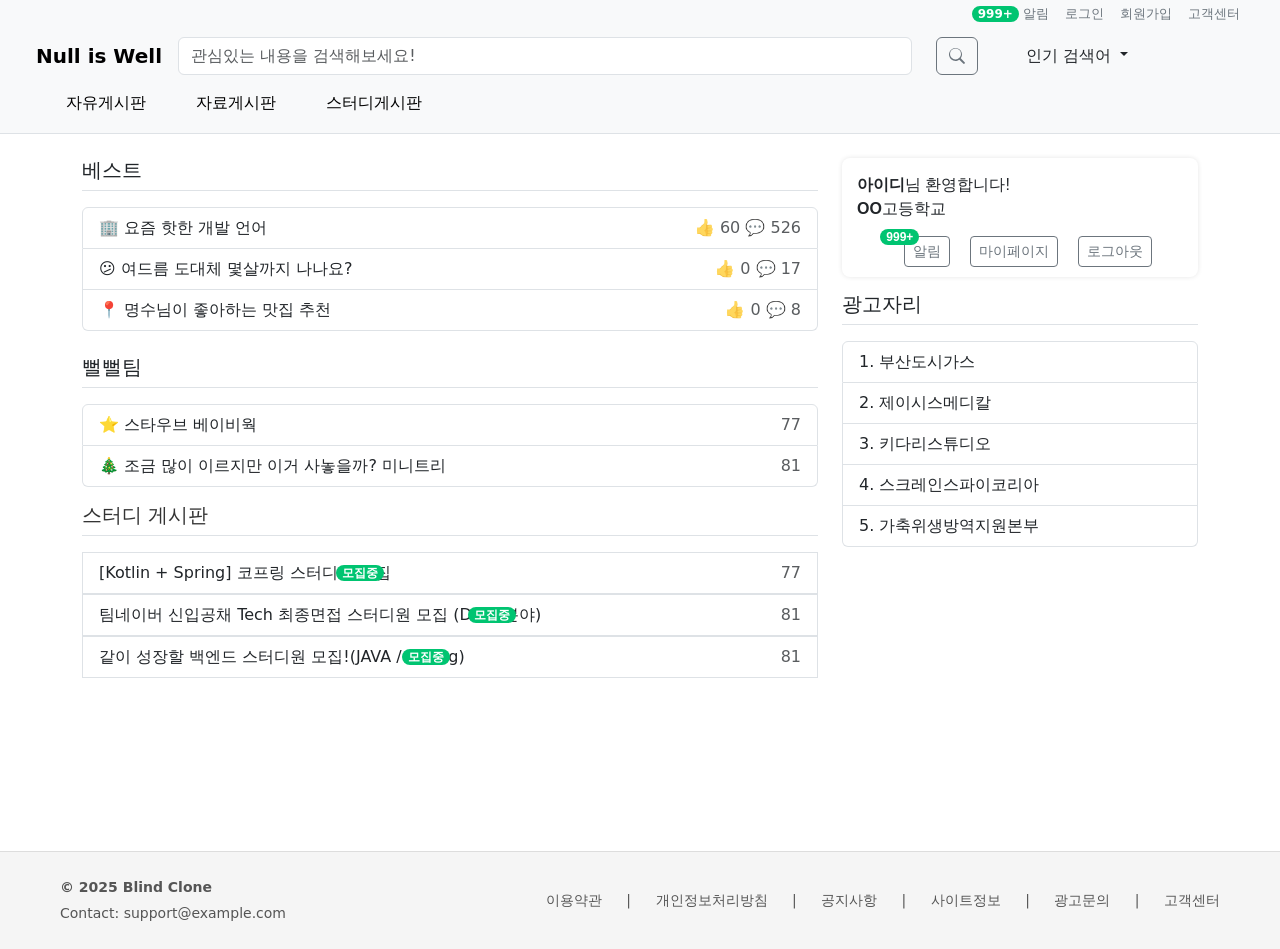
<file: niw/src/main/webapp/views/test.html>
<!DOCTYPE html>
<html lang="ko">

<head>
    <meta charset="UTF-8" />
    <meta name="viewport" content="width=device-width, initial-scale=1.0" />
    <title>Blind 클론</title>
    <link href="https://cdn.jsdelivr.net/npm/bootstrap@5.3.2/dist/css/bootstrap.min.css" rel="stylesheet">
    <link rel="stylesheet" href="./style.css">
</head>

<body>
    <header>
    <!-- 최상단 로그인/회원가입 라인 -->
    <div class="bg-light px-4 py-1 d-flex justify-content-end" style="font-size: 13px;">
        <div class="wrapper">
            <span class="badge" style="top: 10%; right: 110%;">999+</span>
            <a href="#" class="me-3 text-decoration-none text-secondary">알림</a>
        </div>
        <a href="#" class="me-3 text-decoration-none text-secondary">로그인</a>
        <a href="#" class="me-3 text-decoration-none text-secondary">회원가입</a>
        <a href="#" class="me-3 text-decoration-none text-secondary">고객센터</a>
    </div>
    <!-- 상단 메뉴 바 -->
    <nav class="navbar bg-light border-bottom px-4 py-2">
        <div class="container-fluid d-flex align-items-center">
            <a class="navbar-brand fw-bold me-3" href="#">Null is Well</a>

            <!-- 검색창 + 인기 검색어 -->
            <div class="d-flex align-items-center flex-grow-1">
                <div class="d-flex align-items-center search-box me-5">
                    <input class="form-control search-input mh-50 me-3 flex-grow-1" type="search"
                        placeholder="관심있는 내용을 검색해보세요!" />
                    <button class="btn btn-outline-secondary ms-2" type="submit">
                        <svg xmlns="http://www.w3.org/2000/svg" width="16" height="16" fill="currentColor"
                            class="bi bi-search" viewBox="0 0 16 16">
                            <path
                                d="M11.742 10.344a6.5 6.5 0 1 0-1.397 1.398h-.001l3.85 3.85a1 1 0 0 0 1.415-1.414l-3.85-3.85zm-5.242 1.106a5.5 5.5 0 1 1 0-11 5.5 5.5 0 0 1 0 11z" />
                        </svg>
                    </button>
                </div>
                <!-- 인기 검색어 dropdown -->
                <div class="dropdown-hover">
                    <a class="nav-link dropdown-toggle me-5" href="#" id="boardMenu" role="button">
                        인기 검색어
                    </a>
                    <div class="dropdown-menu-custom">
                        <div class="fw-bold mb-2">실시간 검색어</div>
                        <ul class="search-rank p-0 m-0">
                            <li><span>1</span><a href="#">레오 14세</a></li>
                            <li><span>2</span><a href="#">교황</a></li>
                            <li><span>3</span><a href="#">김문수</a></li>
                            <li><span>4</span><a href="#">콘클라베</a></li>
                            <li><span>5</span><a href="#">추기경</a></li>
                            <li><span>6</span><a href="#">이재명</a></li>
                            <li><span>7</span><a href="#">오승환</a></li>
                            <li><span>8</span><a href="#">인도</a></li>
                            <li><span>9</span><a href="#">유흥식</a></li>
                            <li><span>10</span><a href="#">황동하</a></li>
                        </ul>
                    </div>
                </div>
            </div>
        </div>

        <!-- 메뉴 탭 -->
        <div>
            <ul class="menu-bar">
                <li class="menu-group">
                    <a href="#">자유게시판</a>
                </li>
                <li class="menu-group">
                    <a href="#">자료게시판</a>
                </li>
                <li class="menu-group">
                    <a href="#">스터디게시판</a>
                    <ul class="submenu">
                        <li><a href="./study.html">모집글</a></li>
                        <li><a href="./mystudygroup.html">스터디그룹</a></li>
                        <li><a href="./timer.html">타이머</a></li>
                    </ul>
                </li>
            </ul>
        </div>
    </nav>
    </header>

    <!-- 메인 콘텐츠 -->
    <div class="container mt-4">
        <div class="row">

            <!-- 왼쪽 컬럼 -->
            <div class="col-md-8 board-menu">
                <h5 class="border-bottom pb-2 mb-3">베스트</h5>
                <ul class="list-group mb-4">
                    <li class="list-group-item">🏢 요즘 핫한 개발 언어 <span class="float-end text-muted">👍 60 💬 526</span>
                    </li>
                    <li class="list-group-item">😕 여드름 도대체 몇살까지 나나요? <span class="float-end text-muted">👍 0 💬
                            17</span></li>
                    <li class="list-group-item">📍 명수님이 좋아하는 맛집 추천 <span class="float-end text-muted">👍 0 💬 8</span>
                    </li>
                    <!-- 생략 가능 -->
                </ul>

                <h5 class="border-bottom pb-2 mb-3">뻘뻘팀</h5>
                <ul class="list-group">
                    <li class="list-group-item">⭐ 스타우브 베이비웍 <span class="float-end text-muted">77</span></li>
                    <li class="list-group-item">🎄 조금 많이 이르지만 이거 사놓을까? 미니트리 <span class="float-end text-muted">81</span>
                    </li>
                </ul>

                <h5 class="border-bottom pb-2 mt-3 mb-3">
                    <a href="./study.html">스터디 게시판 </a>
                </h5>
                <ul class="list-group">
                    <a href="./groupdetail.html">
                    <li class="list-group-item"><span class="badge" style="top: 30%; right: 59%;">모집중</span> [Kotlin + Spring] 코프링 스터디원 모집 <span class="float-end text-muted">77</span></li></a>
                    <a href="./groupdetail.html">
                    <li class="list-group-item"><span class="badge" style="top: 30%; right: 41%;">모집중</span> 팀네이버 신입공채 Tech 최종면접 스터디원 모집 (Data 분야) <span class="float-end text-muted">81</span>
                    </li></a>
                    <a href="./groupdetail.html">
                    <li class="list-group-item"><span class="badge" style="top: 30%; right: 50%;">모집중</span> 같이 성장할 백엔드 스터디원 모집!(JAVA / Spring)<span class="float-end text-muted">81</span>
                    </li></a>
                </ul>
            </div>

            <!-- 오른쪽 컬럼 -->
            <div class="col-md-4">
                <div class="user-card">
                    <div class="info">
                        <span class="welcome-msg"><strong>아이디</strong>님 환영합니다!</span><br>
                        <span class="welcome-msg"><strong>OO</strong>고등학교</span>
                    </div>
                    <div class="user-menu">
                        <div class="wrapper">
                            <span class="badge">999+</span>
                            <button class="btn btn-sm btn-outline-secondary ms-3">알림</button>
                        </div>
                        <button class="btn btn-sm btn-outline-secondary ms-3">마이페이지</button>
                        <button class="btn btn-sm btn-outline-secondary ms-3">로그아웃</button>
                    </div>
                </div>
                <h5 class="border-bottom pb-2 mb-3">광고자리</h5>
                <ol class="list-group list-group-numbered mb-4">
                    <li class="list-group-item">부산도시가스</li>
                    <li class="list-group-item">제이시스메디칼</li>
                    <li class="list-group-item">키다리스튜디오</li>
                    <li class="list-group-item">스크레인스파이코리아</li>
                    <li class="list-group-item">가축위생방역지원본부</li>
                </ol>

                <!-- <h5 class="border-bottom pb-2 mb-3">법률·노무 상담</h5>
        <ul class="list-group">
          <li class="list-group-item">💬 당근마켓 거래 신고 가능할까?ㅠㅠ <span class="float-end text-muted">307</span></li>
          <li class="list-group-item">📩 법률상담 부탁드립니다 <span class="float-end text-muted">35</span></li>
        </ul> -->
            </div>

        </div>
    </div>

    <footer class="site-footer">
        <div class="footer-content">
            <div class="footer-left">
                <p><strong>© 2025 Blind Clone</strong></p>
                <p>Contact: support@example.com</p>
            </div>
            <div class="footer-links">
                <a href="#">이용약관</a>
                <span>|</span>
                <a href="#">개인정보처리방침</a>
                <span>|</span>
                <a href="#">공지사항</a>
                <span>|</span>
                <a href="#">사이트정보</a>
                <span>|</span>
                <a href="#">광고문의</a>
                <span>|</span>
                <a href="#">고객센터</a>
            </div>
        </div>
    </footer>
    <script src="https://cdn.jsdelivr.net/npm/bootstrap@5.3.2/dist/js/bootstrap.bundle.min.js"></script>
</body>

</html>
</file>
<file: niw/src/main/webapp/views/style.css>
html, body {
    height: 100%;
    margin: 0;
  }

  body {
    display: flex;
    flex-direction: column;
    min-height: 100vh;
  }

  .container {
    flex: 1;
  }

.nav-main {
    font-size: 16px;
    font-weight: 500;
}

.nav-sub {
    font-size: 13px;
    color: gray;
}

.menu-bar {
    display: flex;
    gap: 30px;
    background-color: #f8f9fa;
    padding-top: 10px;
    padding-bottom: 5px;
    margin: 0;
}

.board-menu a{
    color: #333;
    text-decoration: none;
}
.menu-group {
    list-style: none;
    position: relative;
}

.menu-group>a {
    text-decoration: none;
    color: black;
    font-weight: 500;
    padding: 5px 10px;
    display: inline-block;
}

.menu-group>a:hover {
    color: #007bff;
}

.submenu {
    display: none;
    position: absolute;
    top: 35px;
    left: 0;
    background-color: white;
    border: 1px solid #ddd;
    box-shadow: 0 2px 5px rgba(0, 0, 0, 0.1);
    list-style: none;
    padding: 10px 0;
    margin: 0;
    min-width: 140px;
    z-index: 1000;
}

.submenu li {
    padding: 5px 15px;
}

.submenu li a {
    color: #333;
    text-decoration: none;
    font-size: 14px;
}

.submenu li a:hover {
    color: #007bff;
}

.menu-group:hover .submenu {
    display: block;
}

/* 인기 검색어 hover dropdown */
.dropdown-hover {
    position: relative;
    display: inline-block;
}

.dropdown-menu-custom {
    display: none;
    position: absolute;
    top: 100%;
    left: auto;
    right: 0;
    /* 오른쪽 끝에 붙이기 */
    min-width: 200px;
    background-color: white;
    border: 1px solid #ddd;
    box-shadow: 0 2px 5px rgba(0, 0, 0, 0.1);
    z-index: 1000;
    padding: 15px;
    font-size: 14px;
    white-space: nowrap;
}

.dropdown-hover:hover .dropdown-menu-custom {
    display: block;
}

.search-rank li {
    list-style: none;
    margin: 5px 0;
}

.search-rank li span {
    font-weight: bold;
    margin-right: 5px;
}

.search-rank a {
    text-decoration: none;
    color: #007bff;
}

.search-rank a:hover {
    text-decoration: underline;
}

/* 로그인 메뉴 */
.nav-small-menu {
    display: flex;
    gap: 15px;
    font-size: 14px;
}

.nav-small-menu a {
    text-decoration: none;
    color: #555;
}

.nav-small-menu a:hover {
    color: #007bff;
}

/* 반응형 검색창 */
.search-input {
    width: 100%;
    max-width: 800px;
}

.search-box {
    width: 100%;
    max-width: 800px;
}

.search-box button {
    height: 38px;
}

/* user-card */
.user-card {
    width: 100%;
    padding: 10px;
    margin-bottom: 15px;
    border-radius: 8px;
    background-color: white;
    box-shadow: 0 0 5px rgba(0, 0, 0, 0.1);
    font-family: sans-serif;
}

.nickname {
    font-size: 14px;
    margin-bottom: 8px;
    color: #333;
}

.info {
    margin: 5px;
    padding-bottom: 10px;
}

.wrapper {
    position: relative;
    /* 기준점 */
    display: inline-block;
}

.icon {
    font-size: 30px;
}

.badge {
    position: absolute;
    top: -20%;
    right: 50%;
    background-color: #00c471;
    color: white;
    font-size: 12px;
    font-weight: bold;
    padding: 2px 6px;
    border-radius: 12px;
    z-index: 10;
    /* 위에 뜨도록 */
}

.user-menu {
    text-align: center;
    font-size: 13px;
    color: #333;
    margin-top: 5px;
}

.user-menu a {
    color: #333;
    text-decoration: none;
    margin: 0 4px;
}

/* user-card  end */
/* footer */
.site-footer {
    background-color: #f5f5f5;
    padding: 20px 0;
    border-top: 1px solid #ddd;
    font-size: 14px;
    color: #555;
    margin-top: 50px;
    position : relative;
    transform : translateY(50%);
}

.footer-content {
    max-width: 1200px;
    margin: 0 auto;
    padding: 0 20px;
    display: flex;
    justify-content: space-between;
    align-items: center;
    flex-wrap: wrap;
    
}

.footer-left p {
    margin: 5px 0;
}

.footer-links a {
    margin-left: 20px;
    color: #555;
    text-decoration: none;
}

.footer-links span{
    margin-left: 20px;
}

.footer-links a:hover {
    text-decoration: underline;
}

/* footer end */
</file>
<file: niw/src/main/webapp/views/submenu.css>
.study-menu{
    width: 10vw;
    height: 15vh;
    padding: 10px;
    margin-bottom: 15px;
    border-radius: 8px;
    background-color: white;
    box-shadow: 0 0 5px rgba(0, 0, 0, 0.1);
    font-family: sans-serif;
    text-align: center;
    }

    .study-menu>ul{
        padding: 0px;
        margin: 0px;
    }

    .study-menu li{
    list-style-type: none;
    padding: 5px 15px;
    }

    .study-menu li a {
    color: #333;
    text-decoration: none;
    font-size: 14px;
}

.study-menu li a:hover {
    color: #007bff;
}
</file>
